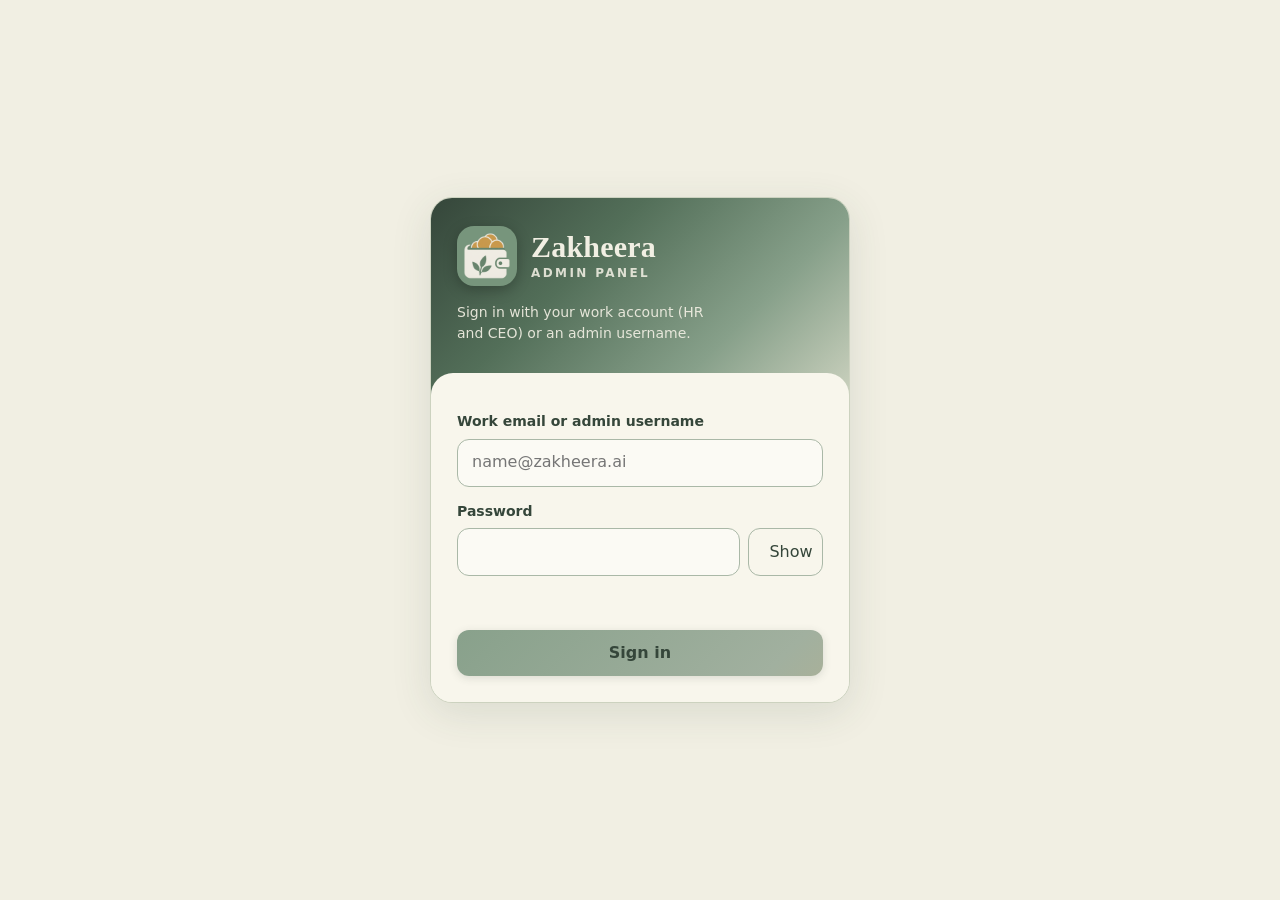
<file: static/admin-login.html>
<!DOCTYPE html>
<html lang="en">
<head>
<meta charset="utf-8">
<meta name="viewport" content="width=device-width, initial-scale=1, viewport-fit=cover">
<meta name="theme-color" content="#F1EFE3">
<title>Admin sign in | Zakheera HR Assistant</title>
<link rel="icon" type="image/png" href="/static/img/favicon.png">
<link rel="apple-touch-icon" href="/static/img/apple-touch-icon.png">
<link rel="stylesheet" href="/static/style.css">
</head>
<body>
<main class="login-wrap">
  <section class="card">
    <div class="hero">
      <h1 class="brand-row">
        <span class="mark"><img src="/static/img/logo.png" alt=""></span>
        <span class="lockup"><span class="lk-name">Zakheera</span><span class="lk-sub">Admin Panel</span></span>
      </h1>
      <p>Sign in with your work account (HR and CEO) or an admin username.</p>
    </div>
    <form class="form" id="form" autocomplete="on">
      <label for="u">Work email or admin username</label>
      <input id="u" type="text" placeholder="name@zakheera.ai" name="username" autocomplete="username" autocapitalize="none" required>
      <label for="p">Password</label>
      <div class="field">
        <input id="p" type="password" name="password" autocomplete="current-password" required>
        <button type="button" class="btn btn-ghost" id="toggle" style="min-width:72px">Show</button>
      </div>
      <div class="err" id="err" role="alert"></div>
      <button class="btn" id="go" type="submit">Sign in</button>
    </form>
  </section>
</main>
<script>
const $ = id => document.getElementById(id);
$('toggle').onclick = () => { const s = $('p').type === 'password'; $('p').type = s ? 'text' : 'password'; $('toggle').textContent = s ? 'Hide' : 'Show'; };
$('form').addEventListener('submit', async e => {
  e.preventDefault(); $('err').textContent = ''; $('go').disabled = true; $('go').textContent = 'Signing in...';
  try {
    const r = await fetch('/api/admin/login', {method:'POST', headers:{'Content-Type':'application/json'}, body: JSON.stringify({username: $('u').value, password: $('p').value})});
    if (r.ok) { location.href = '/admin'; return; }
    const d = await r.json().catch(() => ({})); $('err').textContent = typeof d.detail === 'string' ? d.detail : 'Could not sign in.';
  } catch (_) { $('err').textContent = 'Could not reach the server.'; }
  $('go').disabled = false; $('go').textContent = 'Sign in';
});
</script>
</body>
</html>
</file>
<file: static/style.css>
:root{
  --primary:#87A08A; --secondary:#CCD2BF; --accent:#CDB37F; --light:#F1EFE3; --muted:#AAB8A7; --dark:#35463A;
  --ink:#35463A; --ink-soft:#5A6B5E; --surface:#F8F6EC; --line:#CCD2BF;
  --g1:linear-gradient(135deg,#87A08A 0%,#AAB8A7 50%,#CCD2BF 100%);
  --g2:linear-gradient(135deg,#87A08A 0%,#A1B09F 50%,#CDB37F 100%);
  --g3:linear-gradient(135deg,#35463A 0%,#536F59 35%,#87A08A 70%,#CCD2BF 100%);
  --g4:linear-gradient(135deg,#F1EFE3 0%,#CCD2BF 50%,#AAB8A7 100%);
  --logo-green:#77957C; --radius:16px; --ease:cubic-bezier(.4,0,.2,1);
}
*{box-sizing:border-box}
html,body{height:100%;margin:0}
body{background:var(--light);color:var(--ink);font:16px/1.55 system-ui,-apple-system,"Segoe UI",Roboto,"Helvetica Neue",sans-serif;-webkit-text-size-adjust:100%}
button,input,textarea{font:inherit;color:inherit}
button{cursor:pointer}
:focus-visible{outline:3px solid var(--accent);outline-offset:2px}
@media (prefers-reduced-motion:reduce){*{animation:none!important;transition:none!important}}

/* ---------- shared buttons ---------- */
.btn{border:0;border-radius:12px;padding:0 20px;min-height:46px;font-weight:600;color:var(--dark);
  background:var(--g2);background-size:180% 180%;background-position:0% 50%;
  transition:background-position .6s var(--ease),transform .2s var(--ease),box-shadow .3s var(--ease);box-shadow:0 2px 8px rgba(53,70,58,.15)}
.btn:hover{background-position:100% 50%;box-shadow:0 4px 14px rgba(53,70,58,.22)}
.btn:active{transform:scale(.98)}
.btn:disabled{opacity:.55;cursor:default}
.btn-ghost{background:transparent;border:1px solid var(--muted);box-shadow:none;font-weight:500;color:var(--ink)}
.btn-ghost:hover{background:var(--g1);background-size:200% 200%;border-color:transparent}

/* ---------- login ---------- */
.login-wrap{min-height:100%;display:flex;align-items:center;justify-content:center;padding:20px}
.card{width:100%;max-width:420px;background:var(--surface);border:1px solid var(--line);border-radius:22px;overflow:hidden;box-shadow:0 10px 40px rgba(53,70,58,.12)}
.hero{background:var(--g3);padding:28px 26px 56px;color:var(--light)}
.hero p{margin:16px 0 0;opacity:.92;font-size:14px;max-width:19em}
.hero .mark{width:60px;height:60px;border-radius:17px;box-shadow:0 4px 14px rgba(0,0,0,.25)}
.hero .lk-name{font-size:30px;color:var(--light)}
.hero .lk-sub{color:var(--light);opacity:.88;font-size:12px}

/* brand lockup: logo mark with the name beside it */
.brand-row{display:flex;align-items:center;gap:14px;margin:0}
.mark{display:grid;place-items:center;flex:none;background:var(--logo-green);overflow:hidden}
.mark img{width:80%;height:80%;object-fit:contain;display:block}
.lockup{display:flex;flex-direction:column;min-width:0;line-height:1}
.lk-name{font-family:Georgia,"Iowan Old Style","Times New Roman",serif;font-weight:600;font-size:21px;letter-spacing:.2px;color:var(--ink)}
.lk-sub{margin-top:5px;font-size:10.5px;font-weight:600;letter-spacing:.2em;text-transform:uppercase;color:var(--ink-soft)}
.form{padding:24px 26px 26px;margin-top:-28px;background:var(--surface);border-radius:22px 22px 0 0}
label{display:block;font-size:14px;font-weight:600;margin:14px 0 6px}
.field{display:flex;gap:8px}
input[type=email],input[type=password],input[type=text]{width:100%;min-height:48px;padding:10px 14px;border:1px solid var(--muted);border-radius:12px;background:#FBFAF4;font-size:16px;transition:border-color .25s,box-shadow .25s}
input:focus{outline:none;border-color:var(--primary);box-shadow:0 0 0 3px rgba(135,160,138,.35)}
.form>.btn{width:100%;margin-top:20px}
.field .btn{width:auto;margin:0;min-height:48px}
.err{min-height:22px;margin-top:12px;color:#8A4B2A;font-size:14px}
details.demo{margin-top:18px;border-top:1px solid var(--line);padding-top:14px}
details.demo summary{cursor:pointer;font-weight:600;font-size:14px;color:var(--ink-soft)}
.demo-list{display:grid;gap:8px;margin-top:12px}
.demo-item{display:flex;flex-direction:column;align-items:flex-start;text-align:left;width:100%;border:1px solid var(--line);background:transparent;border-radius:12px;padding:10px 12px;transition:background .25s var(--ease),border-color .25s}
.demo-item:hover{background:var(--secondary);border-color:var(--primary)}
.demo-item b{font-size:14px}.demo-item span{font-size:13px;color:var(--ink-soft)}

/* ---------- chat ---------- */
.app{height:100dvh;display:flex;flex-direction:column}
header{display:flex;align-items:center;justify-content:space-between;gap:12px;padding:10px 16px;padding-top:calc(10px + env(safe-area-inset-top));background:var(--light);border-bottom:1px solid var(--line);position:relative;z-index:5}
header::after{content:"";position:absolute;left:0;right:0;bottom:-1px;height:3px;background:var(--g3)}
.brand{min-width:0}
.brand .brand-row{gap:11px}
.brand .mark{width:42px;height:42px;border-radius:12px}
.avatar{width:40px;height:40px;border-radius:50%;border:0;background:linear-gradient(135deg,#35463A 0%,#536F59 100%);color:var(--light);font-weight:600;font-size:14px;flex:none;transition:transform .2s var(--ease),box-shadow .3s}
.avatar:hover{box-shadow:0 0 0 4px var(--secondary)}
.menu{position:absolute;right:12px;top:calc(100% + 6px);width:min(280px,calc(100vw - 24px));background:var(--surface);border:1px solid var(--line);border-radius:14px;box-shadow:0 12px 30px rgba(53,70,58,.18);padding:14px;display:none}
.menu.open{display:block;animation:pop .2s var(--ease)}
.menu .who b{display:block}.menu .who span{display:block;font-size:13px;color:var(--ink-soft)}
.menu .who em{display:inline-block;margin-top:6px;font-style:normal;font-size:12px;background:var(--secondary);border-radius:999px;padding:2px 10px}
.menu .btn{width:100%;min-height:42px;margin-top:10px}
.menu a.btn{display:grid;place-items:center;text-decoration:none}
[hidden]{display:none!important}

#log{flex:1;overflow-y:auto;padding:18px 14px 8px;scroll-behavior:smooth}
.col{max-width:760px;margin:0 auto}
.msg{display:flex;margin:10px 0;animation:rise .35s var(--ease)}
.msg.user{justify-content:flex-end}
.bubble{max-width:90%;padding:11px 15px;border-radius:18px;word-wrap:break-word;overflow-wrap:anywhere}
.bot .bubble{background:linear-gradient(135deg,#F1EFE3 0%,#CCD2BF 100%);border:1px solid var(--line);border-bottom-left-radius:6px;box-shadow:0 1px 4px rgba(53,70,58,.08)}
.bot .bubble.warn{background:color-mix(in srgb,#CDB37F 24%,#F1EFE3);border:1px solid var(--accent);border-left-width:4px}
.user .bubble{background:linear-gradient(135deg,#35463A 0%,#536F59 100%);color:var(--light);border-bottom-right-radius:6px}
.bubble p{margin:0 0 8px}.bubble p:last-child{margin:0}
.bubble ul{margin:6px 0;padding-left:20px}.bubble li{margin:2px 0}
.src{margin-top:10px;display:flex;flex-wrap:wrap;gap:6px}
.src span{font-size:12px;background:rgba(241,239,227,.75);border:1px solid var(--muted);border-radius:999px;padding:2px 9px;color:var(--ink-soft)}
.src span.rec{background:var(--accent);border-color:var(--accent);color:var(--dark);font-weight:600}
.chips{display:flex;flex-wrap:wrap;gap:8px;margin:10px 0 4px;animation:rise .35s var(--ease)}
.chip{border:1px solid var(--primary);background:transparent;border-radius:999px;padding:8px 14px;font-size:14px;min-height:38px;transition:background .3s var(--ease),border-color .3s,transform .2s}
.chip:hover{background:var(--g1);border-color:transparent}
.chip:active{transform:scale(.97)}
.typing .bubble{display:flex;gap:5px;align-items:center;padding:14px 16px}
.typing i{width:7px;height:7px;border-radius:50%;background:var(--primary);animation:blink 1.2s infinite ease-in-out}
.typing i:nth-child(2){animation-delay:.18s}.typing i:nth-child(3){animation-delay:.36s}

.composer{padding:10px 14px calc(10px + env(safe-area-inset-bottom));background:var(--light);border-top:1px solid var(--line)}
.composer .col{display:flex;gap:10px;align-items:flex-end}
textarea{flex:1;resize:none;min-height:48px;max-height:130px;padding:12px 14px;border:1px solid var(--muted);border-radius:14px;background:#FBFAF4;font-size:16px;line-height:1.4;transition:border-color .25s,box-shadow .25s}
textarea:focus{outline:none;border-color:var(--primary);box-shadow:0 0 0 3px rgba(135,160,138,.35)}
.composer .btn{min-width:78px}
.note{text-align:center;color:var(--ink-soft);font-size:12px;padding:6px 12px calc(6px + env(safe-area-inset-bottom));margin-top:-4px}

@keyframes rise{from{opacity:0;transform:translateY(8px)}to{opacity:1;transform:none}}
@keyframes pop{from{opacity:0;transform:translateY(-6px) scale(.98)}to{opacity:1;transform:none}}
@keyframes blink{0%,80%,100%{opacity:.25;transform:scale(.8)}40%{opacity:1;transform:scale(1)}}
@media (max-width:520px){
  .bubble{max-width:94%}
  .hero{padding:24px 22px 52px}.form{padding:22px 22px 24px}
}
</file>
